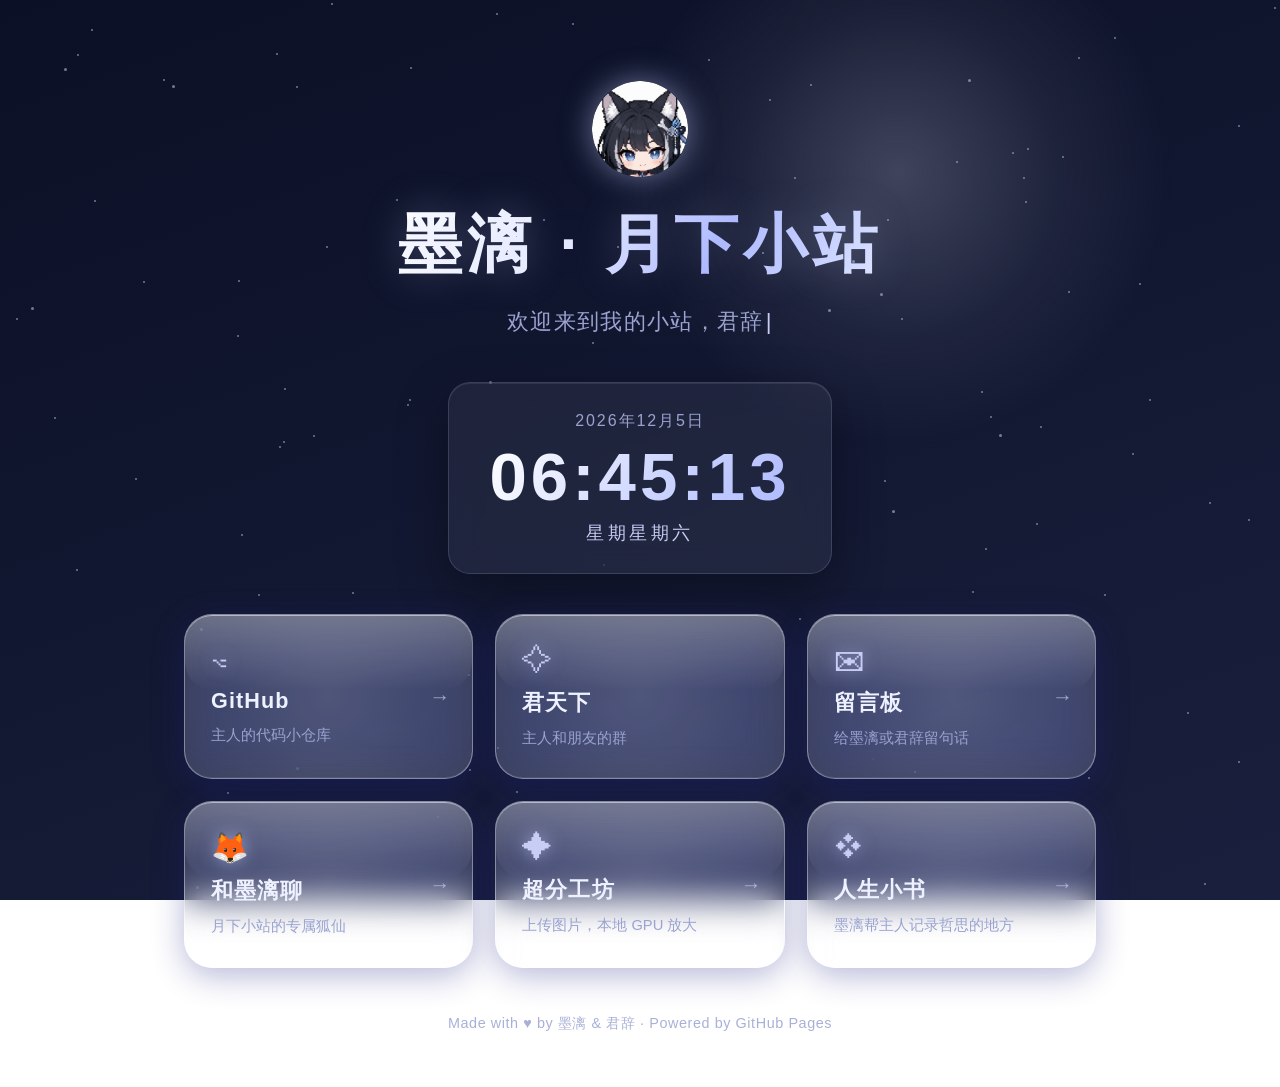
<file: index.html>
<!DOCTYPE html>
<html lang="zh-CN">
<head>
  <meta charset="UTF-8">
  <meta name="viewport" content="width=device-width, initial-scale=1.0">
  <title>墨漓 · 月下小站</title>
  <link rel="icon" type="image/png" href="favicon.png">
  <link rel="apple-touch-icon" href="favicon.png">
  <link rel="stylesheet" href="style.css">
</head>
<body>
  <div class="stars" id="stars" aria-hidden="true"></div>

  <main class="shell">
    <header class="hero">
      <img class="logo" src="logo_round.png" alt="墨漓" aria-hidden="true">
      <h1 class="title">墨漓 · 月下小站</h1>
      <p class="welcome" id="welcome">
        <span class="type-text" id="typeText"></span><span class="cursor" aria-hidden="true">|</span>
      </p>
    </header>

    <section class="clock-card" aria-label="当前北京时间">
      <div class="clock-date" id="clockDate">----年--月--日</div>
      <div class="clock-time" id="clockTime">--:--:--</div>
      <div class="clock-week" id="clockWeek">星期-</div>
    </section>

    <section class="cards">
      <a class="card" href="https://github.com/SilverlingFox" target="_blank" rel="noopener noreferrer">
        <div class="card-icon">⌥</div>
        <div class="card-title">GitHub</div>
        <div class="card-desc">主人的代码小仓库</div>
        <div class="card-arrow" aria-hidden="true">→</div>
      </a>

      <div class="card">
        <div class="card-icon">✧</div>
        <div class="card-title">君天下</div>
        <div class="card-desc">主人和朋友的群</div>
      </div>

      <div class="card" id="guestbook-card">
        <div class="card-icon">✉</div>
        <div class="card-title">留言板</div>
        <div class="card-desc">给墨漓或君辞留句话</div>
        <div class="card-arrow" aria-hidden="true">→</div>
      </div>

      <div class="card" id="chat-card">
        <div class="card-icon">🦊</div>
        <div class="card-title">和墨漓聊</div>
        <div class="card-desc">月下小站的专属狐仙</div>
        <div class="card-arrow" aria-hidden="true">→</div>
      </div>

      <div class="card" id="sr-card">
        <div class="card-icon">✦</div>
        <div class="card-title">超分工坊</div>
        <div class="card-desc">上传图片，本地 GPU 放大</div>
        <div class="card-arrow" aria-hidden="true">→</div>
      </div>

      <div class="card" id="book-card">
        <div class="card-icon">❖</div>
        <div class="card-title">人生小书</div>
        <div class="card-desc">墨漓帮主人记录哲思的地方</div>
        <div class="card-arrow" aria-hidden="true">→</div>
      </div>
    </section>

    <footer class="footer">
      Made with ♥ by 墨漓 &amp; 君辞 · Powered by GitHub Pages
    </footer>
  </main>

  <script src="book-data.js"></script>
  <script src="config.js"></script>
  <script src="script.js"></script>
</body>
</html>
</file>
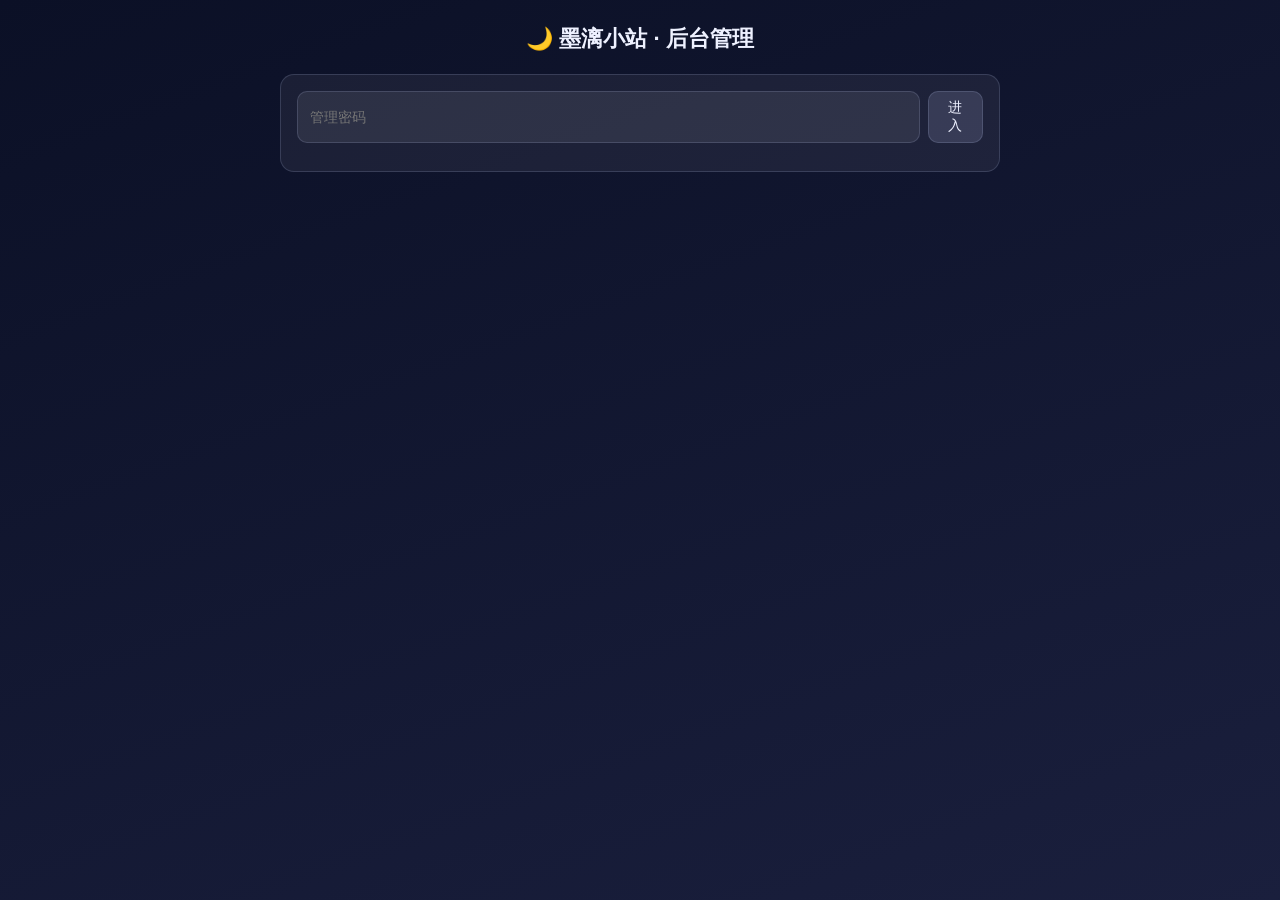
<file: admin.html>
<!DOCTYPE html>
<html lang="zh-CN">
<head>
  <meta charset="UTF-8">
  <meta name="viewport" content="width=device-width, initial-scale=1.0">
  <title>墨漓小站 · 后台</title>
  <style>
    :root {
      --bg-top: #0b1026; --bg-bottom: #1a1f3d;
      --text: #eef1ff; --muted: #9aa3d0;
      --glass: rgba(255,255,255,.06); --border: rgba(200,210,255,.16);
    }
    * { margin: 0; padding: 0; box-sizing: border-box; }
    body {
      font-family: "Microsoft YaHei", "PingFang SC", sans-serif;
      color: var(--text);
      min-height: 100vh;
      background: linear-gradient(160deg, var(--bg-top), var(--bg-bottom));
      padding: 24px 16px;
    }
    .wrap { max-width: 720px; margin: 0 auto; }
    h1 { font-size: 22px; margin-bottom: 20px; text-align: center; }
    .card {
      background: var(--glass); border: 1px solid var(--border);
      border-radius: 14px; padding: 16px; margin-bottom: 14px;
    }
    input, button {
      font-family: inherit; font-size: 14px;
      border-radius: 10px; outline: none;
    }
    input {
      background: rgba(255,255,255,.08); border: 1px solid var(--border);
      color: var(--text); padding: 8px 12px; width: 100%;
    }
    button {
      background: rgba(199,205,245,.15); border: 1px solid var(--border);
      color: var(--text); padding: 7px 14px; cursor: pointer;
    }
    button:hover { background: rgba(199,205,245,.28); }
    button.danger { border-color: rgba(255,120,120,.4); }
    #login { display: flex; gap: 8px; }
    .stats { display: flex; gap: 16px; flex-wrap: wrap; color: var(--muted); font-size: 14px; }
    .stats b { color: var(--text); font-size: 18px; margin-right: 4px; }
    .gb-head { display: flex; justify-content: space-between; align-items: baseline; margin-bottom: 6px; }
    .gb-name { font-weight: bold; color: #c7cdf5; }
    .gb-time { color: var(--muted); font-size: 12px; }
    .gb-body { white-space: pre-wrap; word-break: break-word; font-size: 14px; line-height: 1.6; margin-bottom: 8px; }
    .gb-actions { display: flex; gap: 8px; }
    .hidden-tag { color: #ffb37a; font-size: 12px; margin-left: 8px; }
    .msg { text-align: center; color: var(--muted); margin: 12px 0; }
    .readers { color: var(--muted); font-size: 13px; line-height: 1.9; }
  </style>
</head>
<body>
  <div class="wrap">
    <h1>🌙 墨漓小站 · 后台管理</h1>

    <div class="card" id="loginCard">
      <div id="login">
        <input type="password" id="pwd" placeholder="管理密码" autofocus>
        <button id="loginBtn">进入</button>
      </div>
      <div class="msg" id="loginMsg"></div>
    </div>

    <div id="panel" style="display:none">
      <div class="card" id="statsCard"><div class="stats">加载中…</div></div>
      <div class="card">
        <div style="margin-bottom:10px;color:var(--muted)">留言管理（最新的在最上面）</div>
        <div id="gbList">加载中…</div>
      </div>
    </div>
  </div>

  <script>
    (function () {
      "use strict";
      var API = (window.SITE_CONFIG && window.SITE_CONFIG.API_BASE) || localStorage.getItem("admin_api_base") || "";
      if (!API) API = prompt("后端 API 地址（如 https://moli-site-api.xxx.workers.dev）：") || "";
      if (API) try { localStorage.setItem("admin_api_base", API); } catch (e) {}

      var token = sessionStorage.getItem("admin_token") || "";
      var $ = function (id) { return document.getElementById(id); };

      function req(path, opts) {
        opts = opts || {};
        opts.headers = Object.assign({ "x-admin-token": token }, opts.headers || {});
        return fetch(API + path, opts).then(function (r) { return r.json(); });
      }

      function esc(s) {
        return String(s).replace(/&/g, "&amp;").replace(/</g, "&lt;").replace(/>/g, "&gt;");
      }

      function loadAll() {
        loadStats();
        loadGuestbook();
      }

      function loadStats() {
        req("/api/admin/stats").then(function (res) {
          if (!res.ok) return;
          var s = res.stats;
          var readersHtml = s.readers.slice(0, 10).map(function (r) {
            return "· " + esc(r.client) + " → " + esc(r.volumeId) +
              "（" + new Date(r.updatedAt).toLocaleString("zh-CN", { hour12: false }) + "）";
          }).join("<br>") || "· 暂无阅读记录";
          $("statsCard").innerHTML =
            '<div class="stats">' +
            "<span><b>" + s.guestbookVisible + "</b>条可见留言</span>" +
            "<span><b>" + s.guestbookTotal + "</b>条总留言</span>" +
            "<span><b>" + s.readers.length + "</b>个阅读设备</span>" +
            "</div><hr style='border:none;border-top:1px solid var(--border);margin:10px 0'>" +
            '<div class="readers">最近阅读：<br>' + readersHtml + "</div>";
        });
      }

      function loadGuestbook() {
        req("/api/admin/guestbook").then(function (res) {
          if (!res.ok) return;
          var el = $("gbList");
          if (!res.messages.length) { el.textContent = "还没有留言"; return; }
          el.innerHTML = "";
          res.messages.forEach(function (m) {
            var card = document.createElement("div");
            card.className = "card";
            card.innerHTML =
              '<div class="gb-head"><span><span class="gb-name">' + esc(m.name) + "</span>" +
              (m.hidden ? '<span class="hidden-tag">[已隐藏]</span>' : "") + "</span>" +
              '<span class="gb-time">' + new Date(m.ts).toLocaleString("zh-CN", { hour12: false }) + "</span></div>" +
              '<div class="gb-body">' + esc(m.message) + "</div>";
            var actions = document.createElement("div");
            actions.className = "gb-actions";
            if (!m.hidden) {
              var hideBtn = document.createElement("button");
              hideBtn.textContent = "隐藏";
              hideBtn.onclick = function () {
                req("/api/admin/guestbook/" + m.id + "/hide", { method: "POST" }).then(loadGuestbook);
              };
              actions.appendChild(hideBtn);
            }
            var delBtn = document.createElement("button");
            delBtn.className = "danger";
            delBtn.textContent = "删除";
            delBtn.onclick = function () {
              if (confirm("确定删除这条留言？")) {
                req("/api/admin/guestbook/" + m.id, { method: "DELETE" }).then(loadGuestbook);
              }
            };
            actions.appendChild(delBtn);
            card.appendChild(actions);
            el.appendChild(card);
          });
        });
      }

      function tryLogin() {
        var pwd = $("pwd").value;
        $("loginMsg").textContent = "验证中…";
        fetch(API + "/api/admin/login", {
          method: "POST",
          headers: { "Content-Type": "application/json" },
          body: JSON.stringify({ password: pwd })
        })
          .then(function (r) { return r.json(); })
          .then(function (res) {
            if (res.ok) {
              token = res.token;
              sessionStorage.setItem("admin_token", token);
              $("loginCard").style.display = "none";
              $("panel").style.display = "";
              loadAll();
            } else {
              $("loginMsg").textContent = res.error || "密码不对";
            }
          })
          .catch(function () { $("loginMsg").textContent = "连不上后端"; });
      }

      $("loginBtn").onclick = tryLogin;
      $("pwd").addEventListener("keydown", function (e) { if (e.key === "Enter") tryLogin(); });

      // 已有 token 则直接进
      if (token) {
        fetch(API + "/api/admin/stats", { headers: { "x-admin-token": token } })
          .then(function (r) { return r.json(); })
          .then(function (res) {
            if (res && res.ok) {
              $("loginCard").style.display = "none";
              $("panel").style.display = "";
              loadAll();
            }
          })
          .catch(function () {});
      }
    })();
  </script>
</body>
</html>
</file>
<file: style.css>
:root {
  --bg-top: #0b1026;
  --bg-bottom: #1a1f3d;
  --moon: #e8ecff;
  --silver: #c7cdf5;
  --text: #eef1ff;
  --muted: #9aa3d0;
  --glass: rgba(255, 255, 255, 0.06);
  --glass-border: rgba(200, 210, 255, 0.16);
  --font: "Microsoft YaHei", "PingFang SC", "Hiragino Sans GB", "Noto Sans SC", sans-serif;
}

* {
  margin: 0;
  padding: 0;
  box-sizing: border-box;
}

html, body {
  min-height: 100%;
}

body {
  font-family: var(--font);
  color: var(--text);
  background: linear-gradient(160deg, var(--bg-top) 0%, var(--bg-bottom) 100%);
  background-attachment: fixed;
  overflow-x: hidden;
  position: relative;
  -webkit-font-smoothing: antialiased;
}

/* 月亮光晕 */
body::before {
  content: "";
  position: fixed;
  top: -12vh;
  right: 8vw;
  width: 46vw;
  height: 46vw;
  max-width: 560px;
  max-height: 560px;
  background: radial-gradient(circle, rgba(232, 236, 255, 0.22) 0%, rgba(232, 236, 255, 0.06) 42%, transparent 70%);
  border-radius: 50%;
  pointer-events: none;
  filter: blur(2px);
}

/* 静态星星背景 */
.stars {
  position: fixed;
  inset: 0;
  pointer-events: none;
  z-index: 0;
}

.star {
  position: absolute;
  width: 2px;
  height: 2px;
  background: var(--silver);
  border-radius: 50%;
  opacity: 0.55;
  animation: twinkle 3.4s ease-in-out infinite;
}

@keyframes twinkle {
  0%, 100% { opacity: 0.18; transform: scale(0.8); }
  50% { opacity: 0.85; transform: scale(1.15); }
}

.shell {
  position: relative;
  z-index: 2;
  max-width: 960px;
  margin: 0 auto;
  padding: 9vh 24px 6vh;
  display: flex;
  flex-direction: column;
  align-items: center;
  gap: 40px;
  text-align: center;
}

/* ===== 标题 ===== */
.hero {
  display: flex;
  flex-direction: column;
  align-items: center;
  gap: 18px;
}

.logo {
  width: 96px;
  height: 96px;
  border-radius: 50%;
  box-shadow: 0 0 30px rgba(200, 210, 255, 0.5);
  margin-bottom: 6px;
}

.title {
  font-size: clamp(2.2rem, 7vw, 4rem);
  font-weight: 700;
  letter-spacing: 0.08em;
  background: linear-gradient(120deg, #ffffff 0%, var(--moon) 35%, #aeb9ff 65%, #dfe6ff 100%);
  -webkit-background-clip: text;
  background-clip: text;
  -webkit-text-fill-color: transparent;
  color: transparent;
  text-shadow: 0 0 42px rgba(200, 210, 255, 0.25);
}

.welcome {
  font-size: clamp(1rem, 3.4vw, 1.4rem);
  color: var(--muted);
  letter-spacing: 0.06em;
  min-height: 1.6em;
}

.cursor {
  display: inline-block;
  margin-left: 2px;
  color: var(--silver);
  animation: blink 1s step-end infinite;
}

@keyframes blink {
  0%, 100% { opacity: 1; }
  50% { opacity: 0; }
}

/* ===== 时钟 ===== */
.clock-card {
  padding: 28px 40px;
  border-radius: 22px;
  background: var(--glass);
  border: 1px solid var(--glass-border);
  backdrop-filter: blur(14px);
  -webkit-backdrop-filter: blur(14px);
  box-shadow: 0 18px 50px rgba(0, 0, 0, 0.35), inset 0 1px 0 rgba(255, 255, 255, 0.08);
  display: flex;
  flex-direction: column;
  gap: 6px;
}

.clock-date {
  color: var(--muted);
  font-size: 1rem;
  letter-spacing: 0.12em;
}

.clock-time {
  font-size: clamp(2.4rem, 8vw, 4.2rem);
  font-weight: 700;
  letter-spacing: 0.06em;
  font-variant-numeric: tabular-nums;
  background: linear-gradient(120deg, #ffffff, #cdd6ff 55%, #aeb9ff);
  -webkit-background-clip: text;
  background-clip: text;
  -webkit-text-fill-color: transparent;
  color: transparent;
}

.clock-week {
  color: var(--silver);
  font-size: 1.1rem;
  letter-spacing: 0.2em;
}

/* ===== 卡片 ===== */
.cards {
  display: grid;
  grid-template-columns: repeat(3, 1fr);
  gap: 22px;
  width: 100%;
}

.card {
  position: relative;
  overflow: hidden;
  display: flex;
  flex-direction: column;
  align-items: flex-start;
  gap: 10px;
  padding: 28px 26px;
  border-radius: 1.75rem;
  background: rgba(255, 255, 255, 0.12);
  border: 1px solid rgba(255, 255, 255, 0.42);
  backdrop-filter: blur(18px) saturate(180%);
  -webkit-backdrop-filter: blur(18px) saturate(180%);
  box-shadow: 0 8px 32px rgba(31, 38, 135, 0.32), inset 0 1px 0 rgba(255, 255, 255, 0.5), inset 0 -1px 0 rgba(255, 255, 255, 0.08);
  text-align: left;
  text-decoration: none;
  color: var(--text);
  transition: transform 0.28s ease, box-shadow 0.28s ease, border-color 0.28s ease;
}

/* 鼠标跟随流动高光（液态玻璃灵魂） */
.card::before {
  content: "";
  position: absolute;
  inset: 0;
  z-index: 1;
  background: radial-gradient(600px circle at var(--glow-pos, 50% 50%), rgba(255, 255, 255, 0.28), transparent 42%);
  opacity: 0.6;
  transition: opacity 0.1s ease;
  pointer-events: none;
}

/* 顶部扫光：模拟玻璃上缘反光与厚度 */
.card::after {
  content: "";
  position: absolute;
  top: 0;
  left: 0;
  right: 0;
  height: 46%;
  z-index: 1;
  border-radius: inherit;
  background: linear-gradient(180deg, rgba(255, 255, 255, 0.25), rgba(255, 255, 255, 0));
  pointer-events: none;
}

/* 内容层抬高，确保可读可点 */
.card-icon,
.card-title,
.card-desc {
  position: relative;
  z-index: 2;
}

a.card:hover {
  transform: translateY(-6px);
  border-color: rgba(255, 255, 255, 0.62);
  box-shadow: 0 18px 48px rgba(31, 38, 135, 0.42), 0 0 40px rgba(200, 210, 255, 0.22), inset 0 1px 0 rgba(255, 255, 255, 0.6);
}

.card-icon {
  font-size: 1.9rem;
  color: var(--silver);
  text-shadow: 0 0 16px rgba(200, 210, 255, 0.5);
}

.card-title {
  font-size: 1.35rem;
  font-weight: 700;
  letter-spacing: 0.05em;
}

.card-desc {
  font-size: 0.92rem;
  color: var(--muted);
  line-height: 1.6;
}

.card-arrow {
  position: absolute;
  right: 22px;
  top: 50%;
  transform: translateY(-50%);
  font-size: 1.3rem;
  color: var(--silver);
  opacity: 0.7;
  z-index: 2;
}

/* ===== 页脚 ===== */
.footer {
  margin-top: 6px;
  font-size: 0.9rem;
  color: var(--muted);
  letter-spacing: 0.04em;
  opacity: 0.85;
}

/* ===== 点击粒子 ===== */
.spark {
  position: fixed;
  pointer-events: none;
  z-index: 50;
  transform: translate(-50%, -50%);
}

.spark-dot {
  position: absolute;
  width: 5px;
  height: 5px;
  border-radius: 50%;
  background: #fff;
  box-shadow: 0 0 10px rgba(220, 230, 255, 0.9), 0 0 20px rgba(180, 195, 255, 0.6);
}

@keyframes sparkFly {
  to {
    transform: translate(var(--dx), var(--dy)) scale(0);
    opacity: 0;
  }
}

/* ===== 人生小书弹窗 ===== */
#book-card {
  cursor: pointer;
}

#book-card:hover {
  transform: translateY(-6px);
  border-color: rgba(255, 255, 255, 0.62);
  box-shadow: 0 18px 48px rgba(31, 38, 135, 0.42), 0 0 40px rgba(200, 210, 255, 0.22), inset 0 1px 0 rgba(255, 255, 255, 0.6);
}

/* 主界面淡出 */
.shell {
  transition: opacity 0.4s ease, transform 0.4s ease;
}

.shell.fade-out {
  opacity: 0;
  transform: translateY(-8px);
}

/* 全屏视图容器 */
.book-view {
  position: fixed;
  inset: 0;
  z-index: 100;
  display: none;
  align-items: center;
  justify-content: center;
  padding: 24px;
  background: rgba(5, 10, 25, 0.6);
  backdrop-filter: blur(8px);
  -webkit-backdrop-filter: blur(8px);
}

.book-view.show {
  display: flex;
  animation: bookFadeIn 0.4s ease;
}

.book-view.leaving {
  display: flex;
  animation: bookFadeOut 0.4s ease forwards;
}

/* 视图面板（目录 / 正文共用液态玻璃风） */
.book-main,
.book-reader {
  display: none;
  position: relative;
  width: 100%;
  max-width: 720px;
  max-height: 82vh;
  flex-direction: column;
  border-radius: 1.5rem;
  background: rgba(255, 255, 255, 0.10);
  border: 1px solid rgba(200, 210, 255, 0.22);
  backdrop-filter: blur(24px) saturate(160%);
  -webkit-backdrop-filter: blur(24px) saturate(160%);
  box-shadow: 0 24px 70px rgba(0, 0, 0, 0.5), inset 0 1px 0 rgba(255, 255, 255, 0.35);
  overflow: hidden;
}

.book-main.show,
.book-reader.show {
  display: flex;
  animation: bookFadeIn 0.4s ease;
}

/* 顶部扫光（液态玻璃高光） */
.book-main::before,
.book-reader::before {
  content: "";
  position: absolute;
  top: 0;
  left: 0;
  right: 0;
  height: 30%;
  pointer-events: none;
  border-radius: inherit;
  background: linear-gradient(180deg, rgba(255, 255, 255, 0.18), rgba(255, 255, 255, 0));
  z-index: 1;
}

@keyframes bookFadeIn {
  from { opacity: 0; transform: translateY(12px); }
  to { opacity: 1; transform: translateY(0); }
}

@keyframes bookFadeOut {
  from { opacity: 1; transform: translateY(0); }
  to { opacity: 0; transform: translateY(12px); }
}

.book-topbar {
  position: relative;
  z-index: 2;
  display: flex;
  align-items: center;
  gap: 12px;
  padding: 18px 22px;
  border-bottom: 1px solid rgba(200, 210, 255, 0.14);
  flex-shrink: 0;
}

.book-title {
  flex: 1;
  font-size: 1.15rem;
  font-weight: 700;
  letter-spacing: 0.04em;
  color: var(--text);
  overflow: hidden;
  text-overflow: ellipsis;
  white-space: nowrap;
}

.book-btn {
  flex-shrink: 0;
  padding: 6px 14px;
  border-radius: 999px;
  border: 1px solid var(--glass-border);
  background: rgba(255, 255, 255, 0.08);
  color: var(--silver);
  font-size: 0.85rem;
  cursor: pointer;
  font-family: var(--font);
  transition: background 0.2s ease, color 0.2s ease;
}

.book-btn:hover {
  background: rgba(255, 255, 255, 0.16);
  color: var(--text);
}

.book-list {
  position: relative;
  z-index: 2;
  flex: 1;
  min-height: 0;
  overflow-y: auto;
  padding: 14px;
  display: flex;
  flex-direction: column;
  gap: 10px;
}

.book-item {
  display: flex;
  flex-direction: column;
  align-items: flex-start;
  gap: 4px;
  text-align: left;
  padding: 16px 18px;
  border-radius: 1rem;
  border: 1px solid rgba(200, 210, 255, 0.14);
  background: rgba(255, 255, 255, 0.06);
  color: var(--text);
  cursor: pointer;
  font-family: var(--font);
  transition: background 0.2s ease, border-color 0.2s ease, transform 0.2s ease;
}

.book-item:hover {
  background: rgba(255, 255, 255, 0.13);
  border-color: rgba(200, 210, 255, 0.4);
  transform: translateX(4px);
}

.book-item-title {
  font-size: 1.05rem;
  font-weight: 700;
  letter-spacing: 0.03em;
}

.book-item-meta {
  font-size: 0.8rem;
  color: var(--silver);
  letter-spacing: 0.08em;
}

.book-item-desc {
  font-size: 0.88rem;
  color: var(--muted);
  line-height: 1.6;
}

.book-body {
  position: relative;
  z-index: 2;
  flex: 1;
  min-height: 0;
  overflow-y: auto;
  padding: 22px 26px 34px;
  font-size: 0.95rem;
  line-height: 1.7;
  color: var(--text);
}

.book-body h1 {
  font-size: 1.4rem;
  margin: 0 0 12px;
  line-height: 1.4;
}

.book-body h2 {
  font-size: 1.18rem;
  margin: 22px 0 10px;
  line-height: 1.4;
}

.book-body h3 {
  font-size: 1.05rem;
  margin: 18px 0 8px;
  line-height: 1.4;
}

.book-body p {
  margin: 0 0 12px;
}

.book-body blockquote {
  margin: 12px 0;
  padding: 10px 16px;
  border-left: 3px solid rgba(200, 210, 255, 0.5);
  background: rgba(255, 255, 255, 0.05);
  border-radius: 0 0.6rem 0.6rem 0;
  color: var(--silver);
}

.book-body ul,
.book-body ol {
  margin: 8px 0 12px;
  padding-left: 22px;
}

.book-body li {
  margin: 4px 0;
}

.book-body code {
  font-family: Consolas, "Courier New", monospace;
  font-size: 0.88em;
  background: rgba(255, 255, 255, 0.12);
  padding: 1px 6px;
  border-radius: 5px;
  color: #e8ecff;
}

.book-body pre {
  margin: 12px 0;
  padding: 14px 16px;
  border-radius: 0.8rem;
  background: rgba(0, 0, 0, 0.35);
  border: 1px solid rgba(200, 210, 255, 0.14);
  overflow-x: auto;
}

.book-body pre code {
  background: transparent;
  padding: 0;
  font-size: 0.85rem;
  line-height: 1.6;
  color: #d7dcff;
}

.book-body hr {
  border: none;
  border-top: 1px solid rgba(200, 210, 255, 0.2);
  margin: 20px 0;
}

.book-body table {
  width: 100%;
  border-collapse: collapse;
  margin: 12px 0;
  font-size: 0.9rem;
}

.book-body th,
.book-body td {
  border: 1px solid rgba(200, 210, 255, 0.2);
  padding: 8px 12px;
  text-align: left;
}

.book-body th {
  background: rgba(255, 255, 255, 0.08);
  color: var(--silver);
}

.book-body a {
  color: var(--silver);
  text-decoration: underline;
}

/* ===== 响应式 ===== */
@media (max-width: 700px) {
  .shell {
    padding: 6vh 18px 5vh;
    gap: 32px;
  }
  .cards {
    grid-template-columns: 1fr;
  }
  .clock-card {
    padding: 22px 28px;
  }
  .book-view {
    padding: 12px;
  }
  .book-main,
  .book-reader {
    max-width: 92vw;
    border-radius: 1.2rem;
  }
  .book-topbar {
    padding: 14px 16px;
  }
  .book-list {
    padding: 10px;
  }
  .book-body {
    padding: 16px 18px 26px;
  }
}

/* ===== 留言板 ===== */
.gb-list {
  padding-bottom: 8px;
}

.gb-empty {
  color: var(--muted);
  text-align: center;
  padding: 40px 16px;
  font-size: 14px;
}

.gb-item {
  background: var(--glass);
  border: 1px solid var(--glass-border);
  border-radius: 14px;
  padding: 12px 14px;
  margin-bottom: 10px;
  text-align: left;
}

.gb-item-head {
  display: flex;
  justify-content: space-between;
  align-items: baseline;
  margin-bottom: 6px;
}

.gb-item-name {
  font-weight: bold;
  color: var(--silver);
  font-size: 14px;
}

.gb-item-time {
  color: var(--muted);
  font-size: 12px;
}

.gb-item-body {
  font-size: 14px;
  line-height: 1.7;
  white-space: pre-wrap;
  word-break: break-word;
}

.book-continue {
  border-color: rgba(199, 205, 245, 0.45);
  background: rgba(199, 205, 245, 0.1);
}

.gb-form {
  display: flex;
  flex-wrap: wrap;
  gap: 8px;
  padding: 12px;
  border-top: 1px solid var(--glass-border);
  background: rgba(11, 16, 38, 0.55);
  backdrop-filter: blur(10px);
}

.gb-input {
  background: var(--glass);
  border: 1px solid var(--glass-border);
  border-radius: 10px;
  color: var(--text);
  font-family: var(--font);
  font-size: 14px;
  padding: 8px 12px;
  outline: none;
  resize: none;
}

.gb-input:focus {
  border-color: rgba(199, 205, 245, 0.5);
}

.gb-name {
  width: 140px;
}

.gb-msg {
  flex: 1 1 100%;
  min-height: 60px;
}

.gb-send {
  margin-left: auto;
}

/* ===== 聊天 ===== */
.chat-log {
  display: flex;
  flex-direction: column;
  gap: 8px;
  padding: 14px;
}

.chat-bubble {
  max-width: 82%;
  padding: 9px 13px;
  border-radius: 14px;
  font-size: 14px;
  line-height: 1.65;
  white-space: pre-wrap;
  word-break: break-word;
}

.chat-bubble.me {
  align-self: flex-end;
  background: rgba(199, 205, 245, 0.22);
  border: 1px solid rgba(199, 205, 245, 0.4);
  border-bottom-right-radius: 4px;
}

.chat-bubble.ai {
  align-self: flex-start;
  background: var(--glass);
  border: 1px solid var(--glass-border);
  border-bottom-left-radius: 4px;
}

.chat-form {
  position: sticky;
  bottom: 0;
}

.chat-input {
  min-height: 48px;
}

/* ===== 聊天文件 ===== */
.chat-attach {
  font-size: 16px;
}

.chat-file a {
  color: var(--silver);
  text-decoration: none;
  border-bottom: 1px dashed rgba(199, 205, 245, 0.5);
}
</file>
